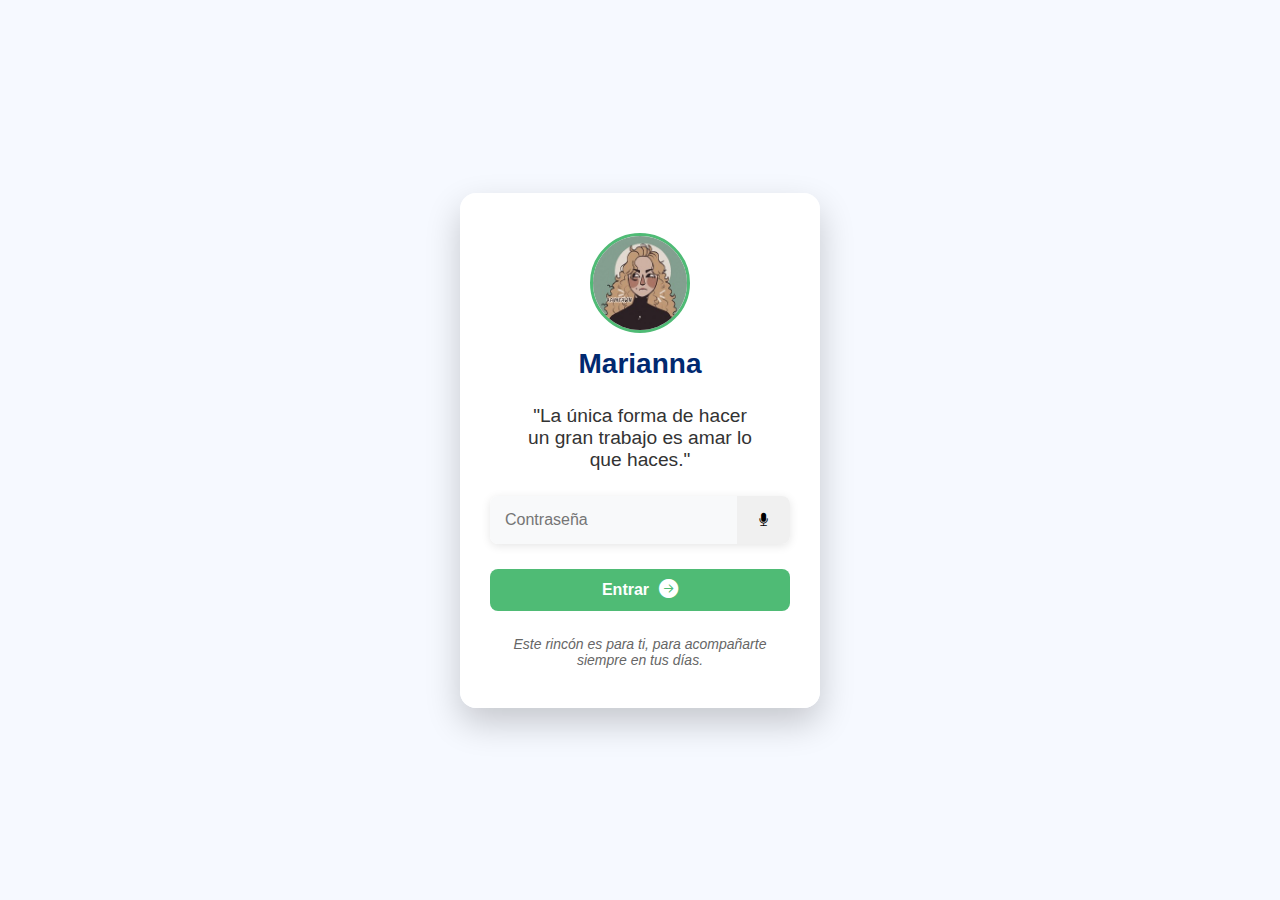
<file: loginpage.html>
<!DOCTYPE html>
<html lang="es">
<head>
    <meta charset="UTF-8">
    <meta name="viewport" content="width=device-width, initial-scale=1.0">
    <title>Acceso | Reproductor</title>
    <link rel="stylesheet" href="assets/css/loginpage.css">
    <link href="https://cdn.jsdelivr.net/npm/bootstrap-icons@1.10.0/font/bootstrap-icons.css" rel="stylesheet">
    <!-- Favicons (consistentes con player.html) -->
    <link href="assets/img/favicon.jpg" rel="icon">
    <link href="assets/img/apple-touch-icon.jpg" rel="apple-touch-icon">
</head>
<body class="login-page">
    <div class="login-container">
        <div class="login-card">
            <div class="logo">
                <img src="assets/img/logo.jpg" alt="Logo" class="logo-img">
                <h1>Mari<span>anna</span></h1>
            </div>
            <h2 >"La única forma de hacer<br>un gran trabajo es amar lo<br>que haces."</h2>
            <form id="loginForm">
                <!--Voz-->
                <div class="input-group">
                    <input type="password" id="password" placeholder="Contraseña" required>
                    <button type="button" class="voice-btn" id="voiceBtn" aria-label="Reconocimiento de voz">
                        <i class="bi bi-mic-fill" onclick="record()"></i>
                        <script>
                            function record() {
                                var recognition = new webkitSpeechRecognition();
                                recognition.lang = "es-SP";
    
                                recognition.onresult = function(event) {
                                    document.getElementById('pass1').value = event.results[0][0].transcript;
                                }
                                recognition.start();
                            }
                        </script>
                    </button>
                </div>
                <!--Entrada-->
                <button type="submit" class="btn-primary">
                    <span class="btn-text">Entrar</span>
                    <i class="bi bi-arrow-right-circle-fill btn-icon"></i>
                </button>
            </form>
            <p class="hint">Este rincón es para ti, para acompañarte siempre en tus días.</p>
            <div class="loading-spinner hidden" id="loadingSpinner">
                <div class="spinner"></div>
            </div>
        </div>
    </div>

    <script src="assets/js/loginauth.js"></script>

    <script>
    document.addEventListener('DOMContentLoaded', function() {
        // Mostrar mensaje si viene de logout o sesión expirada
        const urlParams = new URLSearchParams(window.location.search);
        if(urlParams.has('from')) {
            const reason = urlParams.get('from');
            const messages = {
                'logout': 'Cerraste sesión. Suerte!',
                'timeout': 'Sesión expirada por inactividad',
                'expired': 'Tu sesión ha caducado'
            };
            if(messages[reason]) {
                alert(messages[reason]);
            }
        }

        // Configurar formulario de login
        document.getElementById('loginForm')?.addEventListener('submit', function(e) {
            e.preventDefault();
            const auth = new Auth();
            const password = document.getElementById('password').value.trim();
            
            if(auth.login(password)) {
                // Recuperar estado previo del reproductor si existe
                const savedState = JSON.parse(localStorage.getItem('playerLastState') || '{}');
                if(savedState.currentTime) {
                    localStorage.setItem('musicPlayerState', JSON.stringify({
                        currentTime: savedState.currentTime,
                        volume: savedState.volume
                    }));
                }
                window.location.href = 'player.html';
            } else {
                alert('Intenta nuevamente!');
                document.getElementById('password').value = '';
                document.getElementById('password').focus();
            }
        });
    });
    </script>

    <script>
        document.getElementById('voiceBtn').addEventListener('click', function() {
            const recognition = new (window.SpeechRecognition || window.webkitSpeechRecognition)();
            recognition.lang = 'es-ES';
            recognition.interimResults = false;
            
            recognition.onresult = function(event) {
                const transcript = event.results[0][0].transcript;
                document.getElementById('password').value = transcript.toLowerCase().trim();
            };
            
            recognition.onerror = function(event) {
                console.error('Error en reconocimiento:', event.error);
            };
            
            recognition.start();
        });

        document.getElementById('loginForm').addEventListener('submit', function(e) {
            e.preventDefault();
            const auth = new Auth();
            if(auth.login(document.getElementById('password').value)) {
                window.location.href = 'player.html';
            } else {
                // alert('Código incorrecto. Intenta nuevamente.');
            }
        });
    </script>

    <script src="assets/js/loginauth.js"></script>
    <script src="assets/js/auth-listener.js"></script>
    <script src="assets/js/app.js"></script>
</body>
</html>
</file>
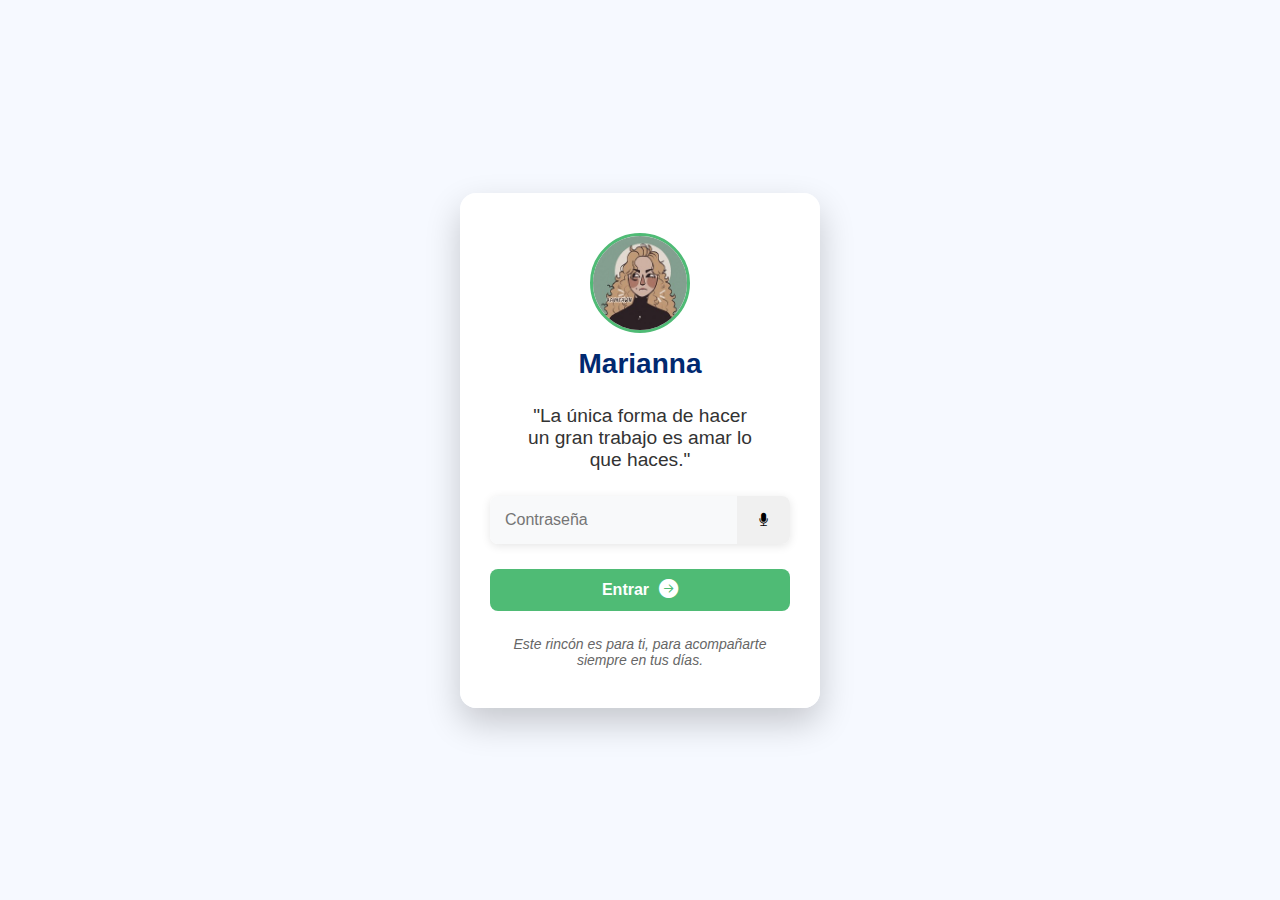
<file: player.html>
<!DOCTYPE html>
<html lang="es">
<head>
    <meta charset="UTF-8">
    <meta name="viewport" content="width=device-width, initial-scale=1.0">

    <!-- iOS -->
    <meta name="apple-mobile-web-app-capable" content="yes">
    <meta name="apple-mobile-web-app-status-bar-style" content="black-translucent">

    <title>Marianna | MP3 </title>
    <link rel="stylesheet" href="https://cdnjs.cloudflare.com/ajax/libs/font-awesome/6.4.0/css/all.min.css">
    <link href="https://fonts.googleapis.com/css2?family=Montserrat:wght@400;500;600;700&display=swap" rel="stylesheet">
    <link rel="stylesheet" href="assets/css/styleplayer.css">

    <!-- Favicons -->
    <link href="assets/img/favicon.jpg" rel="icon">
    <link href="assets/img/apple-touch-icon.jpg" rel="apple-touch-icon">

</head>
<body class="dark-light">

    <!-- Navbar -->
    <nav class="navbar" style="height: 70px;">
        <div class="navbar-left">
            <button class="sidebar-toggle mobile-only">
                <i class="fas fa-bars"></i>
            </button>
            <div class="logo">
                <img src="assets/img//logex.jpg" alt="">
                <span>Marianna</span>
            </div>
        </div>
        <div class="search-bar desktop-only">
            <input type="text" placeholder="Buscar podcasts o canciones">
            <!-- <button><i class="fas fa-search"></i></button> -->
        </div>
        <div class="navbar-right">
            <button class="theme-toggle">
                <i class="fas fa-moon"></i>
            </button>
        </div>
    </nav>

    <!-- Sidebar -->
    <aside class="sidebar">
        <div class="sidebar-header">
            <h3>Librería</h3>
            <button class="sidebar-close mobile-only">
                <i class="fas fa-times"></i>
            </button>
        </div>
        <ul class="playlists">
            <li class="active" data-playlist="podcasts"><i class="fas fa-podcast"></i> Todos las podcasts</li>
            <!-- <li data-playlist="geografia"><i class="fas fa-earth-americas"></i> Geografía</li> -->
            <li data-playlist="gramatica"><i class="fas fa-feather-pointed"></i> Gramática</li>
            <li data-playlist="filosofia"><i class="fas fa-landmark"></i> Filosofía</li>
            <li data-playlist="literario"><i class="fas fa-book-reader"></i> Literario</li>
            <li data-playlist="psicologico"><i class="fas fa-head-side-virus"></i> Psicológíco</li>
            <p>BONUS TRACK</p>
            <li data-playlist="songs"><i class="fa-solid fa-music"></i> Todas las canciones</li>
            <li data-playlist="al-hilo"><i class="fa-solid fa-headphones"></i>Al hilo</li>
            <!-- <li data-playlist="genz"><i class="fas fa-guitar"></i> Gen Z</li> -->
            <li data-playlist="millenials"><i class="fa-solid fa-bolt"></i> Millenials</li>
            <li data-playlist="lentas"><i class="fa-solid fa-hat-cowboy"></i> Lentas</li>
            <li data-playlist="juergas"><i class="fa-solid fa-bomb"></i> Findes</li>
            <!-- <li data-playlist="running"><i class="fas fa-podcast"></i> Running</li> -->
            <p>Español IA</p>
            <li data-playlist="chat"><i class="fa-solid fa-user-astronaut"></i>Español GTP</li>
        </ul>
        <li id="logoutBtn" class="logout-item">
            <i class="fas fa-sign-out-alt"></i>
            <span>Cerrar sesión</span>
        </li>

    </aside>

    <!-- Main Content -->
    <div class="main-container">
        <main class="content">
            <div class="songs-container">
                <h2 id="playlist-title">Explorar todo</h2>
                <div class="songs-list" id="songs-list">
                    <!-- Las canciones se cargarán dinámicamente aquí -->
                </div>
            </div>
        </main>

        <!---Chat-->        
        <!-- Contenedor del chat -->
        <div class="chat-container" id="chat-container">
            <div class="chat-header">
                <h2><i class="fa-solid fa-user-astronaut"></i></i> Tutor de Español</h2>
                <button class="back-to-music"><i class="fa-solid fa-user-astronaut"></i> Volver a música</button>
            </div>
            <div class="chat-messages" id="chat-messages"></div>
            <div class="chat-input-container">
                <input type="text" id="user-message" placeholder="Escribe tu pregunta sobre español...">
                <button id="send-message"><i class="fas fa-paper-plane"></i></button>
            </div>
        </div>
    </div>

    <!-- Player -->
    <div class="player" style="height: 80px;">
        <div class="player-left">
            <div class="song-info">
                <div class="album-art">
                    <img id="current-album-art" src="https://via.placeholder.com/60" alt="Album Art">
                </div>
                <div class="song-details">
                    <h4 id="current-song-title">No hay canción seleccionada</h4>
                    <p id="current-song-artist">Artista</p>
                </div>
                <button class="mobile-only expand-btn">
                    <i class="fas fa-chevron-up"></i>
                </button>
            </div>
        </div>
        <div class="player-center">
            <div class="player-controls-container">
                <button class="mobile-only expand-btn" title="Ver detalles" id="expand-mobile-btn">
                    <i class="fas fa-chevron-up"></i>
                </button>
                <div class="player-controls">
                    <button class="control-btn shuffle-btn" title="Aleatorio">
                        <i class="fas fa-random"></i>
                    </button>
                    <button class="control-btn prev-btn" title="Anterior">
                        <i class="fas fa-step-backward"></i>
                    </button>
                    <button class="control-btn play-btn" title="Reproducir">
                        <i class="fas fa-play"></i>
                    </button>
                    <button class="control-btn next-btn" title="Siguiente">
                        <i class="fas fa-step-forward"></i>
                    </button>
                    <button class="control-btn repeat-btn" title="Repetir">
                        <i class="fas fa-redo"></i>
                    </button>
                </div>
            </div>
            <div class="progress-container">
                <span class="time current-time">0:00</span>
                <div class="progress-bar-container">
                    <div class="progress" id="progress"></div>
                    <div class="progress-thumb"></div>
                </div>
                <span class="time duration">0:00</span>
            </div>
        </div>
        <div class="player-right desktop-only">
            <div class="volume-control">
                <i class="fas fa-volume-up"></i>
                <input type="range" min="0" max="100" value="80" class="volume-slider">
            </div>
        </div>
    </div>

    <!-- Mobile Song Info Expanded -->
    <div class="mobile-song-info">
        <div class="mobile-song-header">
            <button class="close-mobile-info">
                <i class="fas fa-chevron-down ms-auto"></i>
            </button>
        </div>
        <div class="mobile-album-art">
            <img id="mobile-album-art" src="https://via.placeholder.com/300" alt="Album Art">
        </div>
        <div class="mobile-song-details">
            <h2 id="mobile-song-title">Canción</h2>
            <p id="mobile-song-artist">Artista</p>
        </div>
        <div class="mobile-progress-container">
            <!-- <div class="progress-bar-container">
                <div class="progress" id="mobile-progress"></div>
                <div class="progress-thumb"></div>
            </div> -->
            <!-- <div class="time-container">
                <span class="time current-time">0:00</span>
                <span class="time duration">0:00</span>
            </div> -->
        </div>
        <div class="mobile-player-controls">
            <!-- <button class="control-btn shuffle-btn" title="Aleatorio">
                <i class="fas fa-random"></i>
            </button>
            <button class="control-btn prev-btn" title="Anterior">
                <i class="fas fa-step-backward"></i>
            </button>
            <button class="control-btn play-btn" title="Reproducir">
                <i class="fas fa-play"></i>
            </button>
            <button class="control-btn next-btn" title="Siguiente">
                <i class="fas fa-step-forward"></i>
            </button>
            <button class="control-btn repeat-btn" title="Repetir">
                <i class="fas fa-redo"></i>
            </button> -->
        </div>
    </div>

    <audio id="audio-player"></audio>
    <script src="assets/js/app.js"></script>
    <script src="assets/js/loginauth.js"></script>
    <script>
    document.addEventListener('DOMContentLoaded', function() {
        const auth = new Auth();
        
        // 1. Verificación inicial de sesión
        if(!auth.checkSession()) {
            return;
        }
        
        // 2. Configurar el botón de logout
        document.getElementById('logoutBtn')?.addEventListener('click', function(e) {
            e.preventDefault();
            auth.logout();
        });
        
        // 3. Configurar verificaciones en segundo plano
        auth.setupBackgroundChecks();
        
        // 4. Manejo especial para dispositivos móviles
        const handleAppStateChange = () => {
            // Solo verificar si vuelve de estar en segundo plano
            if(document.visibilityState === 'visible') {
                auth.checkSession();
            }
        };
        
        document.addEventListener('visibilitychange', handleAppStateChange);
        
        // 5. Soporte para Service Worker (opcional para segundo plano)
        if('serviceWorker' in navigator) {
            navigator.serviceWorker.register('sw.js').then(registration => {
                console.log('ServiceWorker registrado para funcionamiento en segundo plano');
            });
        }
    });
    </script>
    
    <!--Si la música se detiene en iOS: (click) para iniciar reproducción-->
    <script>
        document.getElementById('play-btn').addEventListener('click', function() {
            document.getElementById('audio-player').play();
        });
        
    </script>

    <!--Inicialización del Service Worker-->
    <script>
        // Registrar Service Worker
        if ('serviceWorker' in navigator) {
            window.addEventListener('load', () => {
                navigator.serviceWorker.register('/sw.js')
                .then(registration => {
                    console.log('ServiceWorker registrado con ámbito:', registration.scope);
                    
                    // Configurar periodicidad de actualización
                    registration.update().then(() => {
                    console.log('Service Worker verificado para actualizaciones');
                    });
                    
                    // Manejar actualizaciones
                    registration.addEventListener('updatefound', () => {
                    const newWorker = registration.installing;
                    newWorker.addEventListener('statechange', () => {
                        if (newWorker.state === 'installed') {
                        if (navigator.serviceWorker.controller) {
                            console.log('Nueva versión disponible. Recarga para actualizar.');
                            // Aquí podrías mostrar un botón al usuario para recargar
                        }
                        }
                    });
                    });
                })
                .catch(error => {
                    console.log('Error al registrar ServiceWorker:', error);
                });
            });

            // Manejar cuando el Service Worker está listo para controlar la página
            let refreshing;
            navigator.serviceWorker.addEventListener('controllerchange', () => {
                if (refreshing) return;
                refreshing = true;
                window.location.reload();
            });
        }
    </script>

</body>
</html>
</file>
<file: assets/css/loginpage.css>
/* Estilos base */
:root {
    --primary-color: #4fbb75;
    --dark-bg: #a5c5fe;
    --light-bg: #f8f9fa;
    --text-dark: #ffffff;
    --text-light: #012970;
}

* {
    margin: 0;
    padding: 0;
    box-sizing: border-box;
}

body {
    font-family: 'Montserrat', sans-serif;
}

/* Login Page */
body.login-page {
    /* background: linear-gradient(135deg, var(--dark-bg), #17212b); */
    background: #f6f9ff;
    background-image: url("https://twallpaper.js.org/patterns/astronaut_cats.svg");
    height: 100vh;
    display: flex;
    justify-content: center;
    align-items: center;
    transition: background 0.5s ease;
}

.login-container {
    width: 100%;
    max-width: 400px;
    padding: 20px;
    animation: fadeIn 0.5s ease;
}

.login-card {
    background: rgba(255, 255, 255, 0.96);
    border-radius: 16px;
    padding: 40px 30px;
    box-shadow: 0 15px 35px rgba(0, 0, 0, 0.2);
    text-align: center;
    transition: transform 0.3s ease, box-shadow 0.3s ease;
}

.login-card:hover {
    transform: translateY(-5px);
    box-shadow: 0 20px 40px rgba(0, 0, 0, 0.25);
}

.logo {
    display: flex;
    flex-direction: column;
    align-items: center;
    margin-bottom: 25px;
}

.logo img {
    max-height: 100px;
    border-radius: 50%;
    margin-bottom: 15px;
    border: 3px solid var(--primary-color);
}

.logo h1 {
    font-size: 28px;
    font-weight: 700;
    color: var(--text-light);
    margin: 0;
}

/* .logo span {
    color: var(--primary-color);
} */

.login-card h2 {
    color: #333;
    margin-bottom: 25px;
    /* font-size: 1.3rem; */
    font-weight: 500;
    font-family: 'Nunito', sans-serif;
    /* color: var(--text-dark); */
    font-size: 1.2rem;
}

.input-group {
    display: flex;
    margin: 25px 0;
    border-radius: 8px;
    overflow: hidden;
    box-shadow: 0 2px 10px rgba(0, 0, 0, 0.1);
}

.input-group input {
    flex: 1;
    padding: 15px;
    border: none;
    font-size: 16px;
    outline: none;
    background: #f8f9fa;
}

.input-group input:focus {
    background: #fff;
}

.voice-btn {
    background: #f0f0f0;
    border: none;
    padding: 0 20px;
    cursor: pointer;
    display: flex;
    align-items: center;
    justify-content: center;
    transition: background 0.3s;
}

.voice-btn:hover {
    background: #e0e0e0;
}

.voice-btn.active {
    background: var(--primary-color);
    color: white;
}

.btn-primary {
    background: var(--primary-color);
    color: white;
    border: none;
    padding: 10px;
    border-radius: 8px;
    width: 100%;
    font-size: 16px;
    font-weight: 600;
    cursor: pointer;
    transition: background 0.3s, transform 0.2s;
    display: flex;
    align-items: center;
    justify-content: center;
    gap: 10px;
    margin-top: 10px;
    font-family: 'Nunito', sans-serif;
}

.btn-primary:hover {
    background: #3fa365;
    transform: translateY(-2px);
}

.btn-primary:active {
    transform: translateY(0);
}

.btn-icon {
    font-size: 1.2rem;
}

.hint {
    color: #666;
    font-size: 14px;
    margin-top: 25px;
    font-style: italic;
}

/* Loading spinner */
.loading-spinner {
    margin-top: 20px;
}

.spinner {
    width: 40px;
    height: 40px;
    margin: 0 auto;
    border: 4px solid rgba(0, 0, 0, 0.1);
    border-radius: 50%;
    border-top-color: var(--primary-color);
    animation: spin 1s ease-in-out infinite;
}

.hidden {
    display: none;
}

/* Animations */
@keyframes fadeIn {
    from { opacity: 0; transform: translateY(20px); }
    to { opacity: 1; transform: translateY(0); }
}

@keyframes spin {
    to { transform: rotate(360deg); }
}

/* Responsive */
@media (max-width: 480px) {
    .login-card {
        padding: 30px 20px;
    }
    
    .logo img {
        max-height: 80px;
    }
    
    .logo h1 {
        font-size: 24px;
    }
}

/* Animación del emoji ✨ */
.animated-subtitle {
    position: relative;
    display: inline-block;
    padding-right: 30px; /* Espacio para el emoji */
}

.animated-subtitle::after {
    content: "✨";
    position: absolute;
    right: 0;
    top: -0.2em;
    font-size: 1.3em;
    animation: sparkle-animation 2s ease-in-out infinite;
    transform-origin: center;
    /* filter: drop-shadow(0 0 4px rgba(255, 215, 0, 0.6)); */
    display: inline-block;
    color: #FFD700; /* Amarillo oro estándar */


}

@keyframes sparkle-animation {
    0% {
        transform: scale(1);
        opacity: 0.8;
    }
    50% {
        transform: scale(1.3);
        opacity: 1;
        text-shadow: 
            0 0 15px #FFD700,
            0 0 30px rgba(255, 215, 0, 0.8);
    }
    100% {
        transform: scale(1);
        opacity: 0.8;
    }
}
</file>
<file: assets/css/styleplayer.css>
:root {
    --primary-color: #4fbb75; 
    --dark-bg: #121212;
    --dark-secondary: #141E29;
    --dark-tertiary: #282828;
    --light-bg: #f8f9fa;
    --light-secondary: #ffffff;
    --light-tertiary: #e9ecef;
    --text-dark: #ffffff;
    --text-light: #012970; /* #212529 color de las letras y controles, volumen*/
    --text-secondary: #808080; /*color del artista y controles, barra de progreso, x y chevron*/
    --shadow: 0 4px 8px rgba(0, 0, 0, 0.3);
    --progress-bg:#808080;
    --progress-fill: #E1E5EE;
    --progress-thumb: #4fbb75;
    scroll-behavior: smooth;
    --chat-bg: var(--dark-secondary);
    --chat-user-bg: var(--primary-color);
    --chat-bot-bg: #2d3748;
    --chat-text: #ffffff;
    --chat-border: rgba(255, 255, 255, 0.1);
}

* {
    margin: 0;
    padding: 0;
    box-sizing: border-box;
    font-family: 'Nunito', sans-serif;
}

html, body {
    overflow-x: hidden;
    height: 100%;
}

body {
    background: var(--dark-bg); /*en modo oscuro es el fondo del main*/
    background-image: url("https://twallpaper.js.org/patterns/paris.svg");
    color: var(--text-dark); /*en modo oscuro es color de las letras*/
    transition: background-color 0.3s, color 0.3s;
    min-height: 100vh;
    display: flex;
    flex-direction: column;
}

body.light-theme {
    background-color: #ffffff; /*en modo claro es el fondo de main*/
    color: var(--text-light); /*en modo claro es el color de las letras*/
    --progress-bg:#808080;
    --progress-fill:#012970;
    --progress-thumb:#4fbb75;
    --chat-bg: #f0f2f5; /*estilos para chat*/
    --chat-user-bg: var(--primary-color);
    --chat-bot-bg: #ffffff;
    --chat-text: #000000;
    --chat-border: rgba(0, 0, 0, 0.1);
}

/* Navbar */
.navbar {
    background-color: var(--dark-secondary);
    /* background-image: url("https://twallpaper.js.org/patterns/paris.svg");
    background-repeat: repeat;
    background-size: 250px;
    background-position: center; */

    padding: 5px 20px; /*15px 20px*/
    display: flex;
    justify-content: space-between;
    align-items: center;
    position: fixed;
    top: 0;
    left: 0;
    right: 0;
    z-index: 100;
    box-shadow: var(--shadow);
    height: 70px;
}

body.light-theme .navbar {
    background-color: var(--light-secondary);
}

.navbar-left, .navbar-right {
    display: flex;
    align-items: center;
}

.logo {
    display: flex;
    align-items: center;
    font-weight: 600;
    font-size: 1.2rem;
}

@media (min-width: 1200px) {
    .logo {
      width: 280px;
    }
}

.logo img {
    color: var(--primary-color);
    max-height: 120px;
    margin-right: 9px;
    border-radius: 60%; /*esto es para el logo central*/
    width: 40px; /* Tamaño base */
    height: 40px;
    object-fit: cover;
    transition: all 0.3s ease;
}

/*inicio: esto es para la letra del logo*/
.logo span {
    font-size: 26px;
    font-weight: 700;
    /* color: #012970; */
    font-family: "Nunito", sans-serif;
}
/*fin: esto es para la letra del logo*/

.sidebar-toggle {
    background: none;
    border: none;
    color: var(--text-dark);
    font-size: 1.2rem;
    margin-right: 15px;
    cursor: pointer;
}

body.light-theme .sidebar-toggle {
    color: var(--text-light);
}

.search-bar {
    flex: 1;
    max-width: 500px;
    margin: 0 20px;
    position: relative;
    /* color: red; */
}

.search-bar input {
    width: 100%;
    padding: 8px 15px;
    border-radius: 20px;
    border: none;
    background-color: var(--dark-tertiary);
    color: var(--text-dark);
    font-size: 0.9rem;
}

body.light-theme .search-bar input {
    background-color: var(--light-tertiary);
    color: var(--text-light);
}

.theme-toggle {
    background: none;
    border: none;
    color: var(--text-dark);
    font-size: 1.2rem;
    cursor: pointer;
}

body.light-theme .theme-toggle {
    color: var(--text-light);
}

/* Sidebar */
.sidebar {
    width: 240px;
    background-color: var(--dark-secondary);
    position: fixed;
    left: 0;
    top: 70px;
    bottom: 80px;
    padding: 25px 15px 25px 20px;
    overflow-y: auto;
    transform: translateX(-100%);
    transition: transform 0.3s ease;
    z-index: 90;
    scrollbar-width: thin;
    scrollbar-color: #aab7cf transparent;
}

body.light-theme .sidebar {
    background-color: var(--light-secondary);
}

.sidebar.active {
    transform: translateX(0);
}

.sidebar-header {
    margin-bottom: 10px; /*en 30px por defecto*/
    display: flex;
    justify-content: space-between;
    align-items: center;
}

.sidebar-header h3 {
    font-size: 1rem;
    text-transform: uppercase;
    letter-spacing: 1px;
}

.sidebar-close {
    background: none;
    border: none;
    color: var(--text-secondary);
    font-size: 1.2rem;
    scroll-behavior: smooth;
}

/*inicio para la barra de deslizamiento (scrollbar)*/
.sidebar::-webkit-scrollbar {
    width: 5px;
    height: 8px;
    background-color: #fff;
}
  
.sidebar::-webkit-scrollbar-thumb {
    background-color: #aab7cf;
    opacity: 0.5;
}
/*fin para la barra de deslizamiento (scrollbar)*/

.playlists {
    list-style: none;
    min-height: 100%;
    padding-bottom: 20px;
    /* height: 100%; si agregas mas playist esto mostrará el scrollbar en mobile
    padding-right: 10px; */
}

.playlists li {
    padding: 10px 5px;
    margin-bottom: 5px;
    border-radius: 4px;
    cursor: pointer;
    display: flex;
    align-items: center;
    background-color:transparent;
    transition: background-color 0.2s ease, color 0.2s ease;
}

.playlists li i {
    margin-right: 10px;
    width: 20px;
    text-align: center;
}

.playlists li:hover {
    background-color: rgba(255, 255, 255, 0.1); /*el colo de cuadro de los item cuando esta en modo oscuro*/
}

body.light-theme .playlists li:hover {
    background-color: rgba(0, 0, 0, 0.05); /*el colo de cuadro de los item cuando esta en modo light*/
    color: var(--text-light);
}

.playlists li.active {
    background-color: var(--primary-color); /*el color verde de cuadro de los item cuando esta en modo light*/
    color: white;
}

body.light-theme .playlists li.active {
    background-color: var(--primary-color); /* Mantiene el verde para activo */
    color: white; /* Texto blanco para mejor contraste */
}

.playlists p{
    font-size: 11px;
    text-transform: uppercase;
    color: #899bbd;
    font-weight: 600;
    margin: 10px 0 5px 15px;
}

/* Main Content */
.main-container {
    flex: 1;
    overflow-y: auto;
    margin-top: 70px;
    margin-bottom: 80px;
    min-height: calc(100vh - 150px); /* 70px navbar + 80px player */
    height: auto;
    padding: 20px;
    transition: padding-left 0.3s;
    
    /* Scroll invisible */
    scrollbar-width: none;
    -ms-overflow-style: none;

    position: relative;
    z-index: 1;
}

/*inicio para la barra de deslizamiento (scrollbar)*/
.main-container::-webkit-scrollbar {
    display: fixed; /* Chrome/Safari */
}
  
.main-container::-webkit-scrollbar-thumb {
    background-color: teal;
}

.main-container.sidebar-open {
    padding-left: 240px;
}

.main-container:active::-webkit-scrollbar-thumb,
.main-container:focus::-webkit-scrollbar-thumb {
    background-color: rgba(230, 218, 58, 0.4) !important;
}

/*fin para la barra de deslizamiento (scrollbar)*/

.main-container.sidebar-open {
    padding-left: 240px;
}

.content {
    padding: 20px;
    /* min-height: 100%; */
}

.songs-container {
    max-width: 1200px;
    margin: 0 auto;
    transition: all 0.3s ease;
}

.songs-list {
    display: grid;
    grid-template-columns: repeat(auto-fill, minmax(200px, 1fr));
    gap: 20px;
    margin-top: 20px;
    transition: all 0.3s ease;
}

.song-card {
    background-color: var(--dark-tertiary);
    border-radius: 8px;
    overflow: hidden;
    cursor: pointer;
    transition: transform 0.2s;
    box-shadow: var(--shadow);
}

body.light-theme .song-card {
    background-color: var(--light-tertiary);
}

.song-card:hover {
    transform: translateY(-5px);
}

.song-card-img {
    width: 100%;
    aspect-ratio: 1;
    object-fit: cover;
}

.song-card-info {
    padding: 15px;
}

.song-card-info h4 {
    font-size: 0.9rem;
    margin-bottom: 5px;
    white-space: nowrap;
    overflow: hidden;
    text-overflow: ellipsis;
}

.song-card-info p {
    font-size: 0.8rem;
    color: var(--text-secondary);
}

/* Player */
.player {
    position: fixed;
    bottom: 0;
    left: 0;
    right: 0;
    background-color: var(--dark-tertiary);
    padding: 10px 20px;
    display: flex;
    align-items: center;
    z-index: 95;
    box-shadow: var(--shadow);
    height: 80px;
}

body.light-theme .player {
    background-color: var(--light-tertiary);
}

.player-left, .player-right {
    flex: 1;
    min-width: 30%;
}

.player-center {
    flex: 2;
    min-width: 40%;
    display: flex;
    flex-direction: column;
    align-items: center;
}

.song-info {
    display: flex;
    align-items: center;
}

.album-art {
    width: 50px;
    height: 50px;
    border-radius: 4px;
    overflow: hidden;
    margin-right: 15px;
}

.album-art img {
    width: 100%;
    height: 100%;
    object-fit: cover;
}

.song-details h4 {
    font-size: 0.9rem;
    margin-bottom: 5px;
    white-space: nowrap;
    overflow: hidden;
    text-overflow: ellipsis;
    max-width: 200px;
}

.song-details p {
    font-size: 0.8rem;
    color: var(--text-secondary);
}

.player-controls {
    display: flex;
    align-items: center;
    margin-bottom: 10px;
}

.control-btn {
    background: none;
    border: none;
    color: var(--text-dark);
    font-size: 1rem;
    margin: 0 10px;
    cursor: pointer;
    width: 32px;
    height: 32px;
    display: flex;
    align-items: center;
    justify-content: center;
    border-radius: 50%;
    transition: all 0.2s;
}

body.light-theme .control-btn {
    color: var(--text-light);
}

/* Botón de aleatorio activo en modo light */
body.light-theme .shuffle-btn.active {
    color: var(--primary-color) !important;
    background-color: rgba(79, 187, 117, 0.1) !important;
}

body.light-theme .repeat-btn.active {
    color: var(--primary-color) !important;
    background-color: rgba(79, 187, 117, 0.1) !important;
}

.control-btn:hover {
    background-color: rgba(255, 255, 255, 0.1);
    transform: scale(1.1);
    transition: transform 0.2s ease;
}

body.light-theme .control-btn:active {
    transform: scale(0.95);
}

body.light-theme .control-btn:hover {
    background-color: rgba(79, 187, 117, 0.15) !important;
}

.control-btn.active {
    color: var(--primary-color) !important;
}

.play-btn {
    background-color: var(--primary-color);
    color: white !important;
    width: 40px;
    height: 40px;
}

.progress-container {
    width: 100%;
    max-width: 600px;
    display: flex;
    align-items: center;
}

.progress-bar-container {
    flex: 1;
    height: 4px;
    background-color: var(--progress-bg); /*var(--text-secondary)*/
    border-radius: 2px;
    margin: 0 10px;
    cursor: pointer;
    position: relative;
}

.progress {
    height: 100%;
    background-color: var(--progress-fill); /*var(--primary-color)*/
    border-radius: 2px;
    width: 0%;
}

.progress-thumb {
    position: absolute;
    width: 12px;
    height: 12px;
    background-color: var(--progress-thumb);
    border-radius: 50%;
    top: 50%;
    transform: translate(-50%, -50%);
    opacity: 0;
    transition: opacity 0.2s, left 0.1s linear;
    left:0; /*inicializado en 0*/
    transform:translate(-50%,-50%);/*Centrado*/
}

.progress-bar-container:hover .progress-thumb {
    opacity: 1;
}

.time {
    font-size: 0.7rem;
    color: var(--text-secondary);
    min-width: 40px;
}

.volume-control {
    display: flex;
    align-items: center;
    justify-content: flex-end;
}

.volume-slider {
    width: 100px;
    margin-left: 10px;
    -webkit-appearance: none;
    -moz-appearance: none;
    appearance: none; 
    height: 4px;
    background: var(--text-secondary);
    border-radius: 2px;
    outline: none;
}

.volume-slider::-webkit-slider-thumb {
    -webkit-appearance: none;
    width: 12px;
    height: 12px;
    background: var(--primary-color);
    border-radius: 50%;
    cursor: pointer;
}

/* Mobile Song Info */
.mobile-song-info {
    position: fixed;
    bottom: 70px;
    left: 0;
    right: 0;
    background-color: var(--dark-tertiary);
    padding: 20px 20px 0;
    transform: translateY(150%);
    transition: transform 0.3s ease;
    z-index: 90;
    border-top-left-radius: 10px;
    border-top-right-radius: 10px;
    box-shadow: var(--shadow);
}

body.light-theme .mobile-song-info {
    background-color: var(--light-tertiary);
}

.mobile-song-info.active { /*--1er arreglo, se quito el bloque sobresaliente "(0)"--*/
    transform: translateY(0);
    bottom: 70px;
}

.mobile-song-header {
    display: flex;
    justify-content: flex-end;
    margin-bottom: 20px;
}

.close-mobile-info {
    background: none;
    border: none;
    color: var(--text-secondary);
    font-size: 1.2rem;
}

.mobile-album-art {
    width: 200px;
    height: 200px;
    margin: 0 auto 20px;
    border-radius: 8px;
    overflow: hidden;
}

.mobile-album-art img {
    width: 100%;
    height: 100%;
    object-fit: cover;
}

.mobile-song-details {
    text-align: center;
    margin-bottom: 20px;
}

.mobile-song-details h2 {
    font-size: 1.5rem;
    margin-bottom: 5px;
}

.mobile-song-details p {
    color: var(--text-secondary);
    font-size: 1rem;
}

.mobile-progress-container {
    margin-bottom: 20px;
}

.mobile-player-controls {
    display: flex;
    justify-content: center;
    align-items: center;
}

.mobile-player-controls .control-btn {
    margin: 0 15px;
    font-size: 1.2rem;
}

/* Responsive */
@media (max-width: 992px) {
    .songs-list {
        grid-template-columns: repeat(auto-fill, minmax(160px, 1fr));
        gap: 15px;
    }
    
}

@media (max-width: 768px) {
    /* --- Sidebar --- */
    .sidebar {
        top: 60px !important; /* Bajo navbar */
        bottom: 70px !important; /* Sobre player */
        height: calc(
            100vh - 60px - 70px - env(safe-area-inset-bottom)
        ) !important; /* Altura precisa */
    }

    /* --- Navbar --- */
    .navbar {
        height: 60px !important; 
        padding: 10px 15px !important;
        position: fixed !important;
        z-index: 100;
    }

    /* --- Player --- */
    .player {
        height: 70px !important; /* Altura fija */
        padding: 10px 15px calc(
            10px + env(safe-area-inset-bottom)
        ) !important; /* iOS Safe Area */
        position: fixed !important;
        bottom: 0;
        z-index: 95;
    }

    .mobile-song-info {
        bottom: 70px; /* Igual que la altura del player */
        max-height: calc(100vh - 70px - 60px); /* Altura total - player - navbar */
        overflow-y: auto;
    }

    /* --- Main Container --- */
    .main-container {
        margin-top: 60px !important; /* Compensa navbar */
        margin-bottom: 70px !important; /* Compensa player */
        height: calc(
            100vh - 60px - 70px - env(safe-area-inset-bottom)
        ) !important; /* Ajuste exacto */
        padding: 15px;
        overflow-y: auto;
        scrollbar-width: none;
    }

    .main-container.sidebar-open {
        transform: none;
        width: 100%;
        position: static;
    }

    /* .main-container::-webkit-scrollbar,
    .sidebar::-webkit-scrollbar {
        display: none !important;
    } */

    /* --- Contenido --- */
    .player-left, 
    .player-right {
        display: none;
    }

    .player-center {
        min-width: 100%;
    }

    .player-controls .control-btn {
        margin: 0 8px;
    }

    /* --- Responsive Grid --- */
    .songs-list {
        grid-template-columns: repeat(auto-fill, minmax(140px, 1fr));
        gap: 12px;
    }

    /* --- Ajustes de controles --- */
    .player-controls {
        margin-left: 30px;
    }

    /* --- Scroll --- */
    html, body {
        overflow-x: hidden;
        height: 100%;
    }

    @supports (-webkit-touch-callout: none) { /* ===== Ajustes especificos ===== */
        body {
            padding-bottom: env(safe-area-inset-bottom);
        }
        .player {
            padding-bottom: calc(10px + env(safe-area-inset-bottom)) !important;
        }
    }
}

@media (max-width: 576px) {
    .songs-list {
        grid-template-columns: repeat(auto-fill, minmax(120px, 1fr));
    }
}


@media (max-width: 480px) {
    .songs-list {
        grid-template-columns: repeat(auto-fill, minmax(120px, 1fr));
        gap: 10px;
    }

    .song-card-info {
        padding: 10px;
    }

    .navbar {
        padding: 10px;
    }

    .search-bar {
        margin: 0 10px;
    }

    .logo span {
        display: none;
    }

    .sidebar {
        height: calc(100vh - 55px - 65px) !important; /* Ajuste para pantallas pequeñas */
        width: 200px; /* Ancho aún más reducido en pantallas pequeñas */
    }  
}

@media (max-width: 400px) {
    .songs-list {
        grid-template-columns: repeat(auto-fill, minmax(100px, 1fr));
        gap: 10px;
    }
}

/* Animaciones */
@keyframes rotate {
    from { transform: rotate(0deg); }
    to { transform: rotate(360deg); }
}

.playing .album-art img,
.playing .mobile-album-art img {
    animation: rotate 20s linear infinite;
}

/*chev up*/
.expand-btn {
    background: none;
    border: none;
    color: var(--text-dark);
    font-size: 1rem;
    margin-left: 15px;
    cursor: pointer;
}

body.light-theme .expanded-btn {
    color: var(--text-light);
}

/*chev up 2*/
.player-controls-container {
    display: flex;
    align-items: center;
    width: 100%;
    justify-content: center;
    position: relative;
    /* margin-left: -45px; */
}

.expand-btn {
    background: none;
    border: none;
    color: var(--text-dark);
    font-size: 0.9rem;
    cursor: pointer;
    position: absolute;
    left: 10px;
    opacity: 0.7;
    transition: all 0.3s ease;
    padding: 5px;
}

.expand-btn:hover {
    opacity: 1;
    transform: scale(1.1);
}

body.light-theme .expand-btn {
    color: var(--text-light);
}

/* Solo mostrar en móvil */
@media (min-width: 768px) {
    .logo img {
        width: 50px;
        height: 50px;
    }
}

@media (min-width: 769px) {
    .expand-btn {
        display: none;
    }

    .sidebar.active {
        transform: translateX(0);
    }
    
    .main-container.sidebar-open {
        padding-left: 240px;
    }

    /*Chat*/
    .chat-container {
        transform: translateX(100%);
        transition: transform 0.3s ease;
    }
    
    .chat-container.active {
        transform: translateX(0);
        z-index: 90;
    }
    
    /* Asegurar que el main content no se desplace cuando el chat está abierto */
    .chat-container.active ~ .main-container {
        display: none;
    }

    /* Asegurar que el main-container ajuste su ancho cuando el chat está activo */
    .main-container.chat-open {
        margin-right: 350px;
        transition: margin-right 0.3s ease;
        z-index: 100; /* Mayor que el z-index del chat-container (90) */
    }

}

@media (min-width: 1200px) {
    .logo img {
        width: 60px;
        height: 60px;
    }
}

/*chev up3*/
/* Transición para el panel móvil */
.mobile-song-info {
    transition: transform 0.3s ease;
}

/* Botón expandir mejorado */
#expand-mobile-btn {
    position: absolute;
    left: 10px;
    background: none;
    border-radius: 50%;
    width: 30px;
    height: 30px;
    display: flex;
    align-items: center;
    justify-content: center;
    z-index: 10;
    border: none;
    color: var(--progress-bg);
    font-size: 14px;
}

#expand-mobile-btn:hover {
    background: rgba(0,0,0,0.5);
    color: var(--text-dark);
}

@supports (-webkit-touch-callout: none) {
    .main-container {
        height: calc(100vh - 70px - 80px - env(safe-area-inset-bottom));
        /* margin-bottom: 0; */
        padding-bottom: env(safe-area-inset-bottom);
    }
    
    .player {
        padding-bottom: calc(10px + env(safe-area-inset-bottom));
    }
}

.sesion .logout-btn {
    padding: 10px 5px;
    margin-bottom: 5px;
    border-radius: 4px;
    cursor: pointer;
    display: flex;
    align-items: center;
    background-color:transparent;
    transition: 0.2s;
}

.sesion .logout-btn i {
    margin-right: 10px;
    width: 20px;
    text-align: center;
}

.sesion .logout-btn:hover {
    background-color: rgba(255, 255, 255, 0.1); /*el colo de cuadro de los item cuando esta en modo oscuro*/
}

body.light-theme .logout-btn:hover {
    background-color: rgba(0, 0, 0, 0.05); /*el colo de cuadro de los item cuando esta en modo light*/
}

/* Estilo para el botón de logout en el sidebar */

/* Estilo para el botón de logout en el sidebar */
#logoutBtn {
    display: flex;
    align-items: center;
    gap: 10px;
    padding: 10px 15px;
    margin-top: 30px;
    cursor: pointer;
    transition: all 0.3s ease;
    border-radius: 6px;
    background-color: transparent;
    color: var(--text-dark);
}

body.light-theme #logoutBtn {
    color: var(--text-light);
}

#logoutBtn:hover {
    background-color: rgba(255, 255, 255, 0.1);
}

body.light-theme #logoutBtn:hover {
    background-color: rgba(0, 0, 0, 0.05);
}

#logoutBtn i {
    margin-right: 10px;
    width: 20px;
    text-align: center;
}

/* Estilos para el chat de tutoría */
.chat-container {
    position: fixed;
    top: 70px; /* Debajo del navbar */
    right: 0;
    bottom: 80px; /* Encima del reproductor */
    width: 350px;
    background-color: transparent !important;
    border-left: 1px solid var(--chat-border);
    display: flex;
    flex-direction: column;
    transform: translateX(100%);
    transition: transform 0.3s ease, opacity 0.3s ease;
    z-index: 90;
    box-shadow: -5px 0 15px rgba(0, 0, 0, 0.2);
    backdrop-filter: none !important; /* Elimina posibles efectos de difuminado */
}

/* Cuando el chat está activo, el main content debe ajustarse */
.chat-container.active ~ .main-container {
    margin-right: 350px; /* Solo en desktop */
    transition: margin-right 0.3s ease;
}

.chat-container.active {
    transform: translateX(0);
}

.chat-header {
    padding: 15px;
    background-color: var(--dark-tertiary);
    color: var(--text-dark);
    display: flex;
    justify-content: space-between;
    align-items: center;
    border-bottom: 1px solid var(--chat-border);
}

body.light-theme .chat-header {
    background-color: var(--light-tertiary);
    color: var(--text-light);
}

.back-to-music {
    background: none;
    border: 2px solid var(--primary-color);
    border-radius: 20px;
    background-color: transparent;
    color: var(--text-dark);
    font-size: 0.9rem;
    cursor: pointer;
    display: flex;
    align-items: center;
    gap: 5px;
    padding: 8px 12px;
    border-radius: 20px;
    transition: background-color 0.2s;
}

.back-to-music:hover {
    background-color: rgba(255, 255, 255, 0.1);
}

body.light-theme .back-to-music {
    color: var(--text-light);
}

body.light-theme .back-to-music:hover {
    background-color: var(--primary-color); /* Fondo verde al pasar el mouse */
    color: white;
    transform: scale(1.05); /* Efecto de escala */
}

.chat-messages {
    flex: 1;
    padding: 15px;
    overflow-y: auto;
    display: flex;
    flex-direction: column;
    gap: 10px;
}

.message {
    max-width: 85%;
    padding: 12px 16px;
    border-radius: 18px;
    line-height: 1.4;
    word-wrap: break-word;
    animation: fadeIn 0.3s ease;
    font-size: 0.95rem;
}

@keyframes fadeIn {
    from { opacity: 0; transform: translateY(10px); }
    to { opacity: 1; transform: translateY(0); }
}

.user-message {
    align-self: flex-end;
    background-color: var(--primary-color);
    color: white;
    border-bottom-right-radius: 4px;
}

/* body.light-theme .user-message {
    background-color: #d9fdd3;
} */

.bot-message {
    align-self: flex-start;
    background-color: var(--dark-tertiary);
    color: var(--text-dark);
    border-bottom-left-radius: 4px;
    /* border: 1px solid var(--chat-border); */
}

.chat-input-container {
    display: flex;
    gap: 10px;
    padding: 15px;
    background-color: var(--dark-tertiary);
    border-top: 1px solid var(--chat-border);
}

body.light-theme .chat-input-container {
    background-color: var(--light-tertiary);
}

.chat-input-container input {
    flex: 1;
    padding: 12px 15px;
    border-radius: 25px;
    border: 2px solid var(--primary-color);
    background-color: var(--dark-bg);
    color: var(--text-dark);
    font-size: 0.9rem;
    transition: all 0.3s ease;
}

body.light-theme .chat-input-container input {
    background-color: var(--light-secondary);
    color: #2d3748; /*color de texto en modo light*/
    border: 2px solid var(--text-secondary);
}

.chat-input-container button {
    background-color: var(--primary-color);
    color: white;
    border: none;
    border-radius: 50%;
    width: 45px;
    height: 45px;
    cursor: pointer;
    font-size: 18px;
    display: flex;
    align-items: center;
    justify-content: center;
    transition: transform 0.2s ease, background-color 0.2s;
}

.chat-input-container button:hover {
    transform: scale(1.05);
    background-color: #3fa363; /* Un tono más oscuro del primario */
}

/* Scrollbar para el chat */
.chat-messages::-webkit-scrollbar {
    width: 6px;
}

.chat-messages::-webkit-scrollbar-thumb {
    background-color: rgba(255, 255, 255, 0.2);
    border-radius: 3px;
}

body.light-theme .chat-messages::-webkit-scrollbar-thumb {
    background-color: rgba(0, 0, 0, 0.2);
}

@media (max-width: 768px) {
    .chat-header {
        padding: 14px 15px;
        position: sticky;
        top: 0;
        z-index: 10;
        border-bottom: 1px solid var(--chat-border);
        background-color: var(--dark-tertiary);
        display: flex;
        align-items: center;
        justify-content: space-between;
    }

    body.light-theme .chat-header {
        background-color: var(--light-tertiary);
    }
    
    .chat-header h2 {
        font-size: 1.1rem;
        margin: 0;
        white-space: nowrap;
        overflow: hidden;
        text-overflow: ellipsis;
        flex-grow: 1;
    }

    .chat-container {
        width: 100%;
        left: 0;
        transform: translateX(100%);
        z-index: 110; /* Mayor que el sidebar (z-index: 90) */
        top: 60px; /* Ajuste para móvil */
        bottom: 70px; /* Ajuste para móvil */
        background-color: transparent !important; /* Igual que las cards */
    }
    
    .chat-container.active {
        opacity: 1 !important; /* Fuerza opacidad completa */
        pointer-events: auto !important; /* Habilita interacción */
        transform: translateX(0) !important; /* Asegura posición */
        z-index: 110; /* Mayor que todo */
    }

    /* Cuando el chat está activo, ocultar el sidebar */
    .chat-container.active ~ .sidebar {
        transform: translateX(-100%);
    }
    
    /* Ajustar el main container cuando el chat está abierto */
    .chat-container.active ~ .main-container {

        opacity: 0.3; /* Opcional: dar feedback visual */
        pointer-events: none; /* Evitar interacciones con el contenido detrás */
    }
    
    .chat-container.active * {
        pointer-events: auto !important;
    }

    /* Asegurar que el input sea usable en móvil */
    .chat-input-container {
        opacity: 1 !important;
        pointer-events: auto !important;
        padding-bottom: max(15px, env(safe-area-inset-bottom));
    }

    .chat-container.active .chat-messages,
    .chat-container.active .chat-input-container {
        pointer-events: auto !important;
    }

    .chat-input-container input {
        background-color: var(--dark-tertiary) !important;
        pointer-events: auto !important;
        border: 2px solid var(--primary-color); /* Borde gris claro */
        color: var(--text-dark); /* Texto oscuro */
        transition: all 0.3s ease;        
    }

    .light-theme .chat-input-container input {
        background-color: white !important;
        border-left: none;
        box-shadow: none;
    }

    .message {
        max-width: 80%;
    }

    body.chat-open {
        overflow: hidden;
        position: fixed;
        width: 100%;
        height: 100%;
    }

    /* Ajuste adicional para iOS */
    @supports (-webkit-touch-callout: none) {
        .chat-input-container {
            padding-bottom: max(10px, env(safe-area-inset-bottom));
        }
        
        .chat-container {
            padding-bottom: env(safe-area-inset-bottom);
        }
    }
}

.play-btn.needs-interaction {
    animation: pulse 2s infinite;
    position: relative;
}

.play-btn.needs-interaction::after {
    content: "Toca para continuar";
    position: absolute;
    top: -30px;
    left: 50%;
    transform: translateX(-50%);
    background: var(--primary-color);
    color: white;
    padding: 4px 8px;
    border-radius: 4px;
    font-size: 0.7rem;
    white-space: nowrap;
}

@keyframes pulse {
    0% { box-shadow: 0 0 0 0 rgba(79, 187, 117, 0.7); }
    70% { box-shadow: 0 0 0 10px rgba(79, 187, 117, 0); }
    100% { box-shadow: 0 0 0 0 rgba(79, 187, 117, 0); }
}
</file>
